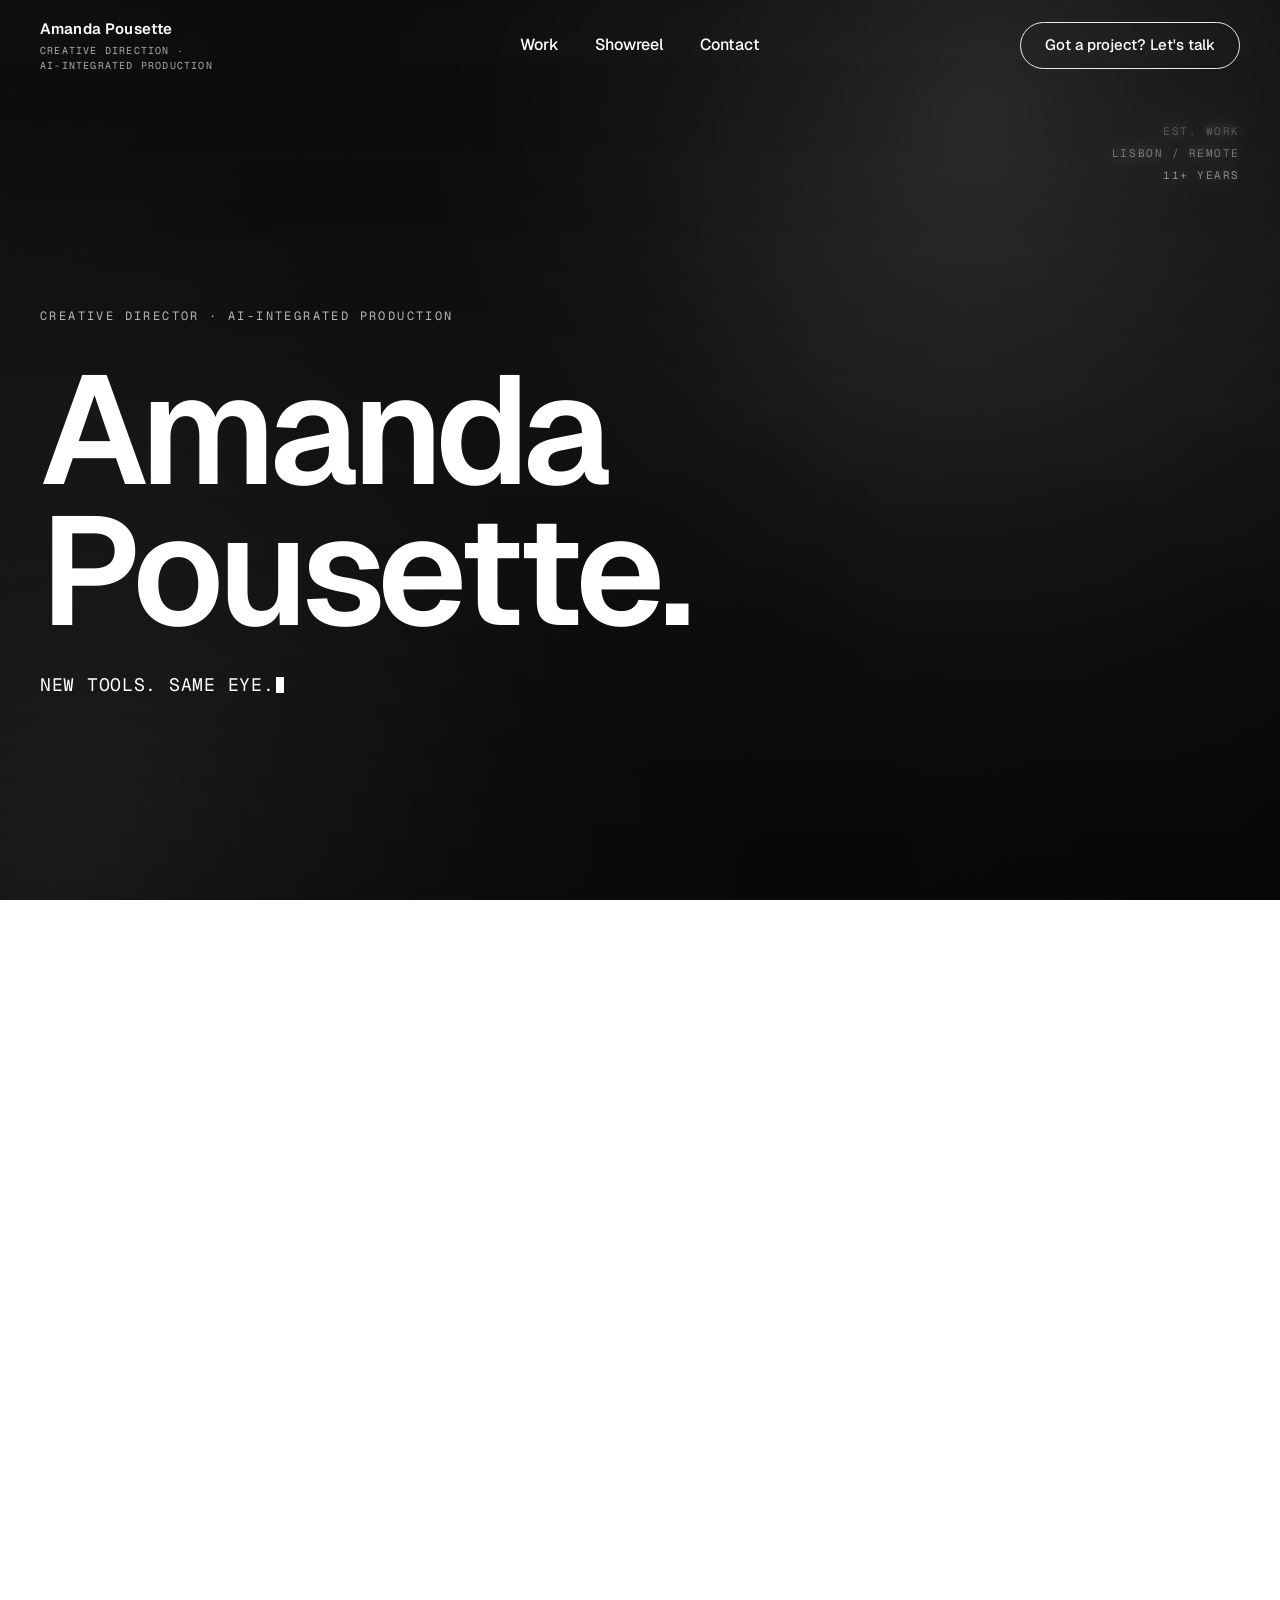
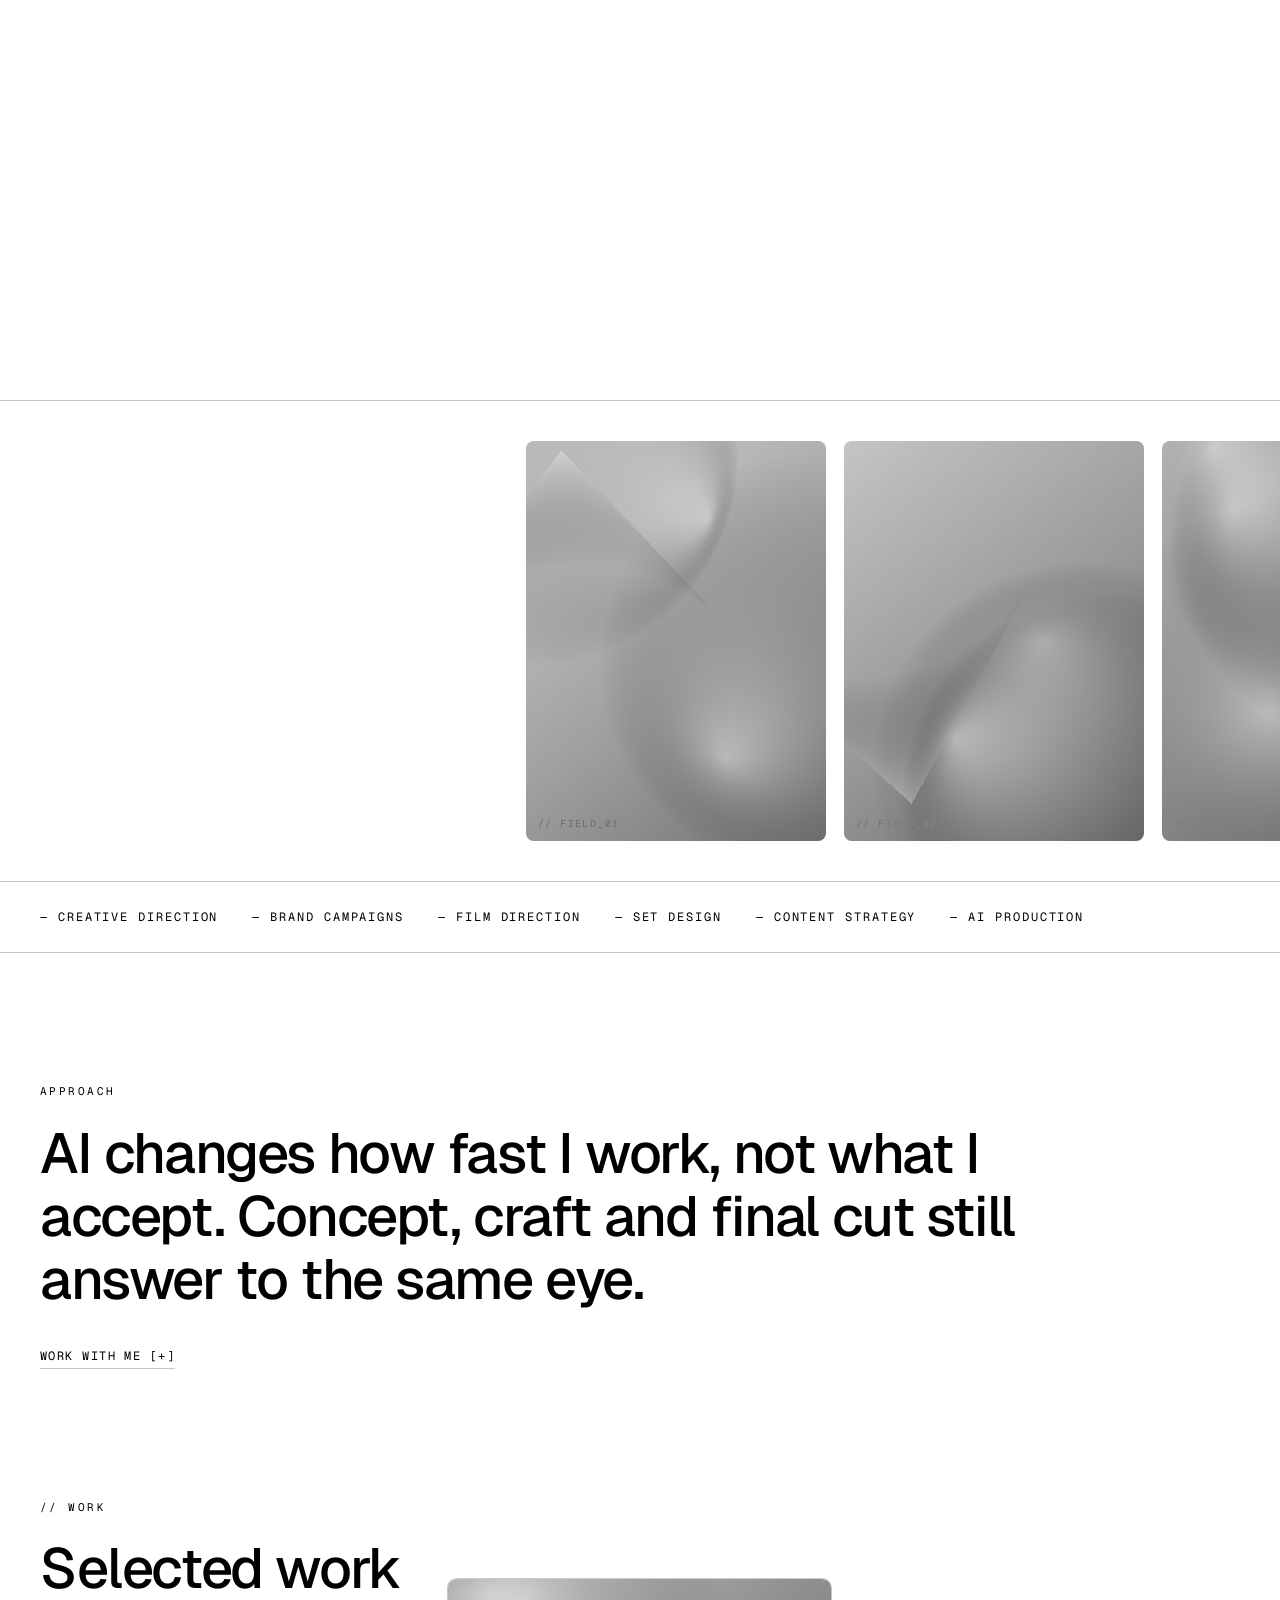
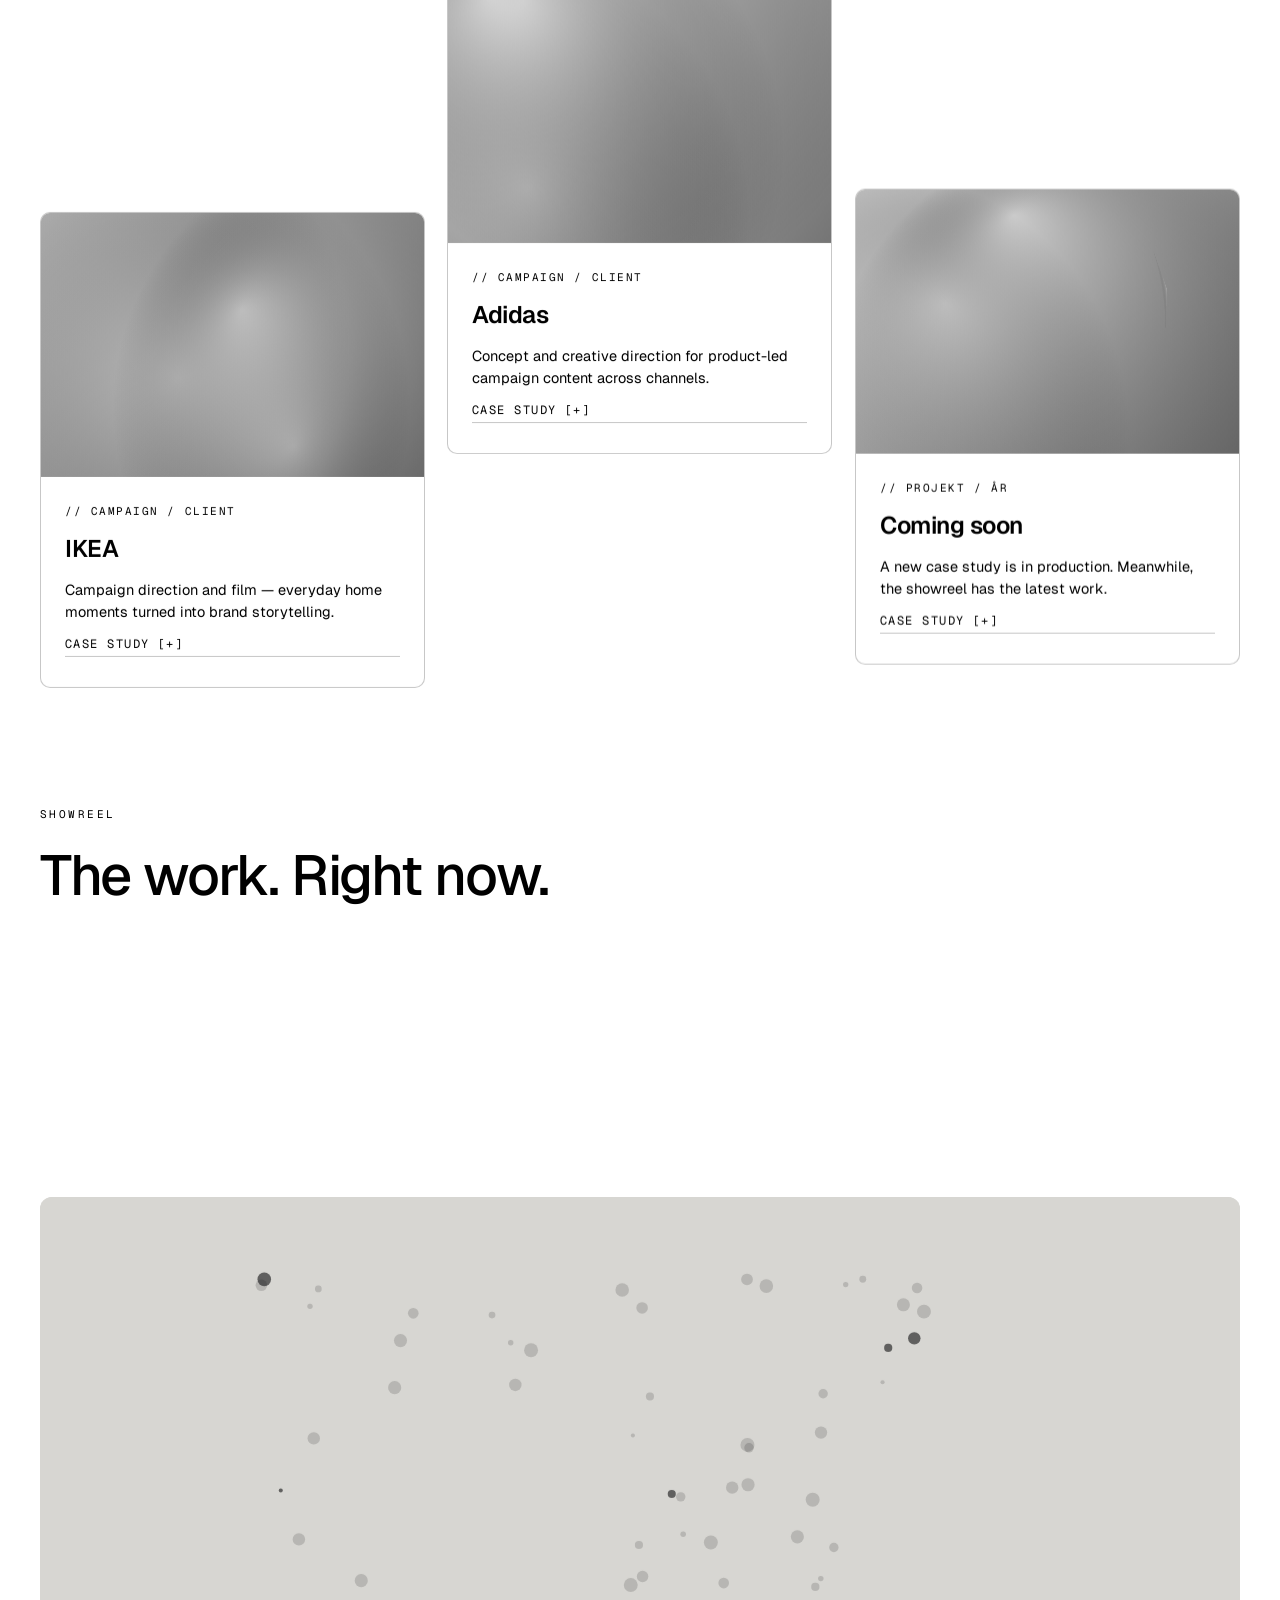
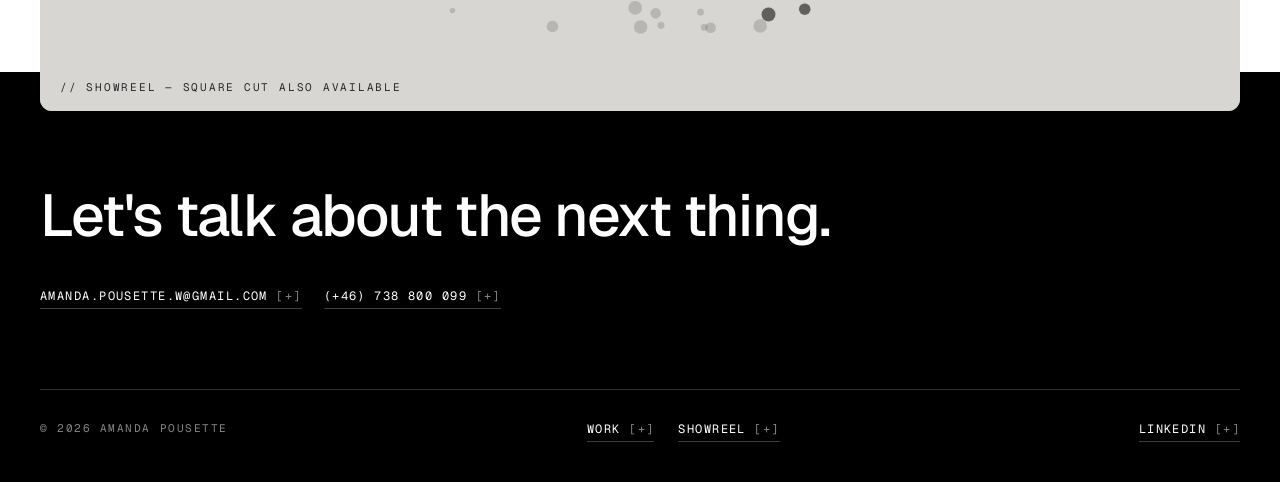
<file: index.html>
<!DOCTYPE html>
<html lang="sv">
<head>
<meta charset="UTF-8">
<meta name="viewport" content="width=device-width, initial-scale=1.0">
<title>Amanda Pousette — Portfolio</title>
<link rel="preconnect" href="https://fonts.googleapis.com">
<link rel="preconnect" href="https://fonts.gstatic.com" crossorigin>
<link href="https://fonts.googleapis.com/css2?family=Geist:wght@400;500;600;700&family=Geist+Mono:wght@400;500&display=swap" rel="stylesheet">
<link rel="stylesheet" href="style.css">
</head>
<body>

<nav>
  <div class="logo">Amanda&nbsp;Pousette<span style="color:var(--acc)">.</span>
    <div class="logo-tag">Creative direction ·<br>AI-integrated production</div>
  </div>
  <div class="links">
    <a href="#work">Work</a><a href="#motion">Showreel</a><a href="#contact">Contact</a>
  </div>
  <a class="cta" href="mailto:amanda.pousette.w@gmail.com?subject=Let%27s%20make%20something">Got a project? Let's talk</a>
</nav>

<!-- ================= HERO (pinnad scroll-sekvens, ~4 skärmhöjder) ================= -->
<header class="hero">
  <div class="hero-pin">
    <!-- SWAP: sätt data-img="assets/img/hero.jpg" på canvasen så warpas din bild.
         Utan data-img används den mörka gradient-platshållaren. -->
    <div class="hero-bg"><div class="ph"></div><canvas id="heroWarp"></canvas></div>

    <div class="badge">EST. WORK<br>LISBON / REMOTE<br>11+ YEARS</div>

    <!-- Scen 1: namn -->
    <div class="scene s1">
      <div class="kicker">Creative Director · AI-integrated production</div>
      <h1>Amanda<br>Pousette<span>.</span></h1>
      <div class="type-line" id="typeLine"></div>
    </div>

    <!-- Scen 2: mono-rader + kort (à la sentients event-kort) -->
    <div class="scene s2">
      <div class="sub">// creative direction, brand campaigns and film<br>// AI node-based production workflow<br>// Lisbon — open to freelance and remote across the Nordics and Europe</div>
      <aside class="hcard">
        <div class="hcard-top"><strong>Showreel</strong><span>2026</span></div>
        <p>Campaigns, film and set design — eleven years of work, cut down to what matters.</p>
        <a class="plus" href="#motion">Watch</a>
      </aside>
    </div>

    <!-- Scen 3: stort statement -->
    <div class="scene s3">
      <div class="eyebrow">// Approach</div>
      <p class="hstatement">Eleven years of brand craft, rebuilt on an AI node-based pipeline. The taste is human. The speed is not.</p>
    </div>

    <!-- Scen 4: centrerad mono-etikett in mot innehållet -->
    <div class="scene s4">
      <div class="hlabel">// Selected work ↓</div>
    </div>
  </div>
</header>

<!-- ================= MEDIA STRIP ================= -->
<!-- SWAP: byt varje <canvas> mot <img src="assets/img/dinbild.jpg" alt=""> -->
<div class="strip">
  <div class="strip-track" id="stripTrack">
    <figure><canvas class="soft" data-h="95"></canvas><figcaption>// field_01</figcaption></figure>
    <figure><canvas class="soft" data-h="205"></canvas><figcaption>// field_02</figcaption></figure>
    <figure><canvas class="soft" data-h="28"></canvas><figcaption>// field_03</figcaption></figure>
    <figure><canvas class="soft" data-h="150"></canvas><figcaption>// field_04</figcaption></figure>
    <figure><canvas class="soft" data-h="330"></canvas><figcaption>// field_05</figcaption></figure>
    <figure><canvas class="soft" data-h="60"></canvas><figcaption>// field_06</figcaption></figure>
  </div>
</div>
<div class="roles">
  <span>Creative direction</span><span>Brand campaigns</span><span>Film direction</span>
  <span>Set design</span><span>Content strategy</span><span>AI production</span>
</div>

<!-- ================= MISSION ================= -->
<section>
  <div class="eyebrow reveal">Approach</div>
  <h2 class="statement reveal">AI changes how fast I work, not what I accept. Concept, craft and final cut still answer to the same eye.</h2>
  <a class="plus row-link reveal" href="#contact">Work with me</a>
</section>

<!-- ================= WORK ================= -->
<section id="work" style="padding-top:0">
  <div class="eyebrow reveal">// Work</div>
  <h2 class="statement reveal">Selected work</h2>
  <div class="cards">
    <!-- SWAP: byt <canvas> mot <img src="assets/img/..."> eller <video src="assets/video/..." autoplay muted loop playsinline> -->
    <article class="cardx reveal" data-speed="0.03">
      <div class="vis"><canvas class="soft" data-h="200"></canvas></div>
      <div class="body">
        <span class="tag">// Campaign / Client</span>
        <h3>IKEA</h3>
        <p>Campaign direction and film — everyday home moments turned into brand storytelling.</p>
        <a class="plus" href="case-ikea.html">Case study</a>
      </div>
    </article>
    <article class="cardx reveal" data-speed="-0.02">
      <div class="vis"><canvas class="soft" data-h="120"></canvas></div>
      <div class="body">
        <span class="tag">// Campaign / Client</span>
        <h3>Adidas</h3>
        <p>Concept and creative direction for product-led campaign content across channels.</p>
        <a class="plus" href="case-adidas.html">Case study</a>
      </div>
    </article>
    <article class="cardx reveal" data-speed="0.025">
      <div class="vis"><canvas class="soft" data-h="20"></canvas></div>
      <div class="body">
        <span class="tag">// Projekt / År</span>
        <h3>Coming soon</h3>
        <p>A new case study is in production. Meanwhile, the showreel has the latest work.</p>
        <a class="plus" href="case-03.html">Case study</a>
      </div>
    </article>
  </div>
</section>

<!-- ================= MOTION ================= -->
<section id="motion">
  <div class="feature">
    <div class="eyebrow reveal">Showreel</div>
    <h2 class="statement reveal">The work. Right now.</h2>
    <!-- SWAP: byt <canvas> mot <video src="assets/video/reel.mp4" autoplay muted loop playsinline> -->
    <div class="frame reveal" data-speed="0.04">
      <canvas id="reelCanvas"></canvas>
      <span class="cap">// showreel — square cut also available</span>
    </div>
  </div>
</section>

<!-- ================= FOOTER ================= -->
<footer id="contact">
  <p class="fs reveal">Let's talk about the next thing.</p>
  <div style="margin-top:40px;display:flex;gap:22px;flex-wrap:wrap">
    <a class="plus" href="mailto:amanda.pousette.w@gmail.com">amanda.pousette.w@gmail.com</a>
    <a class="plus" href="tel:+46738800099">(+46) 738 800 099</a>
  </div>
  <div class="cols">
    <div><span>© 2026 Amanda Pousette</span></div>
    <div>
      <a class="plus" href="#work">Work</a>
      <a class="plus" href="#motion">Showreel</a>
    </div>
    <div>
      <a class="plus" href="https://www.linkedin.com/in/amanda-pousette-w/" target="_blank" rel="noopener">LinkedIn</a>
    </div>
  </div>
</footer>

<script src="main.js"></script>
</body>
</html>
</file>
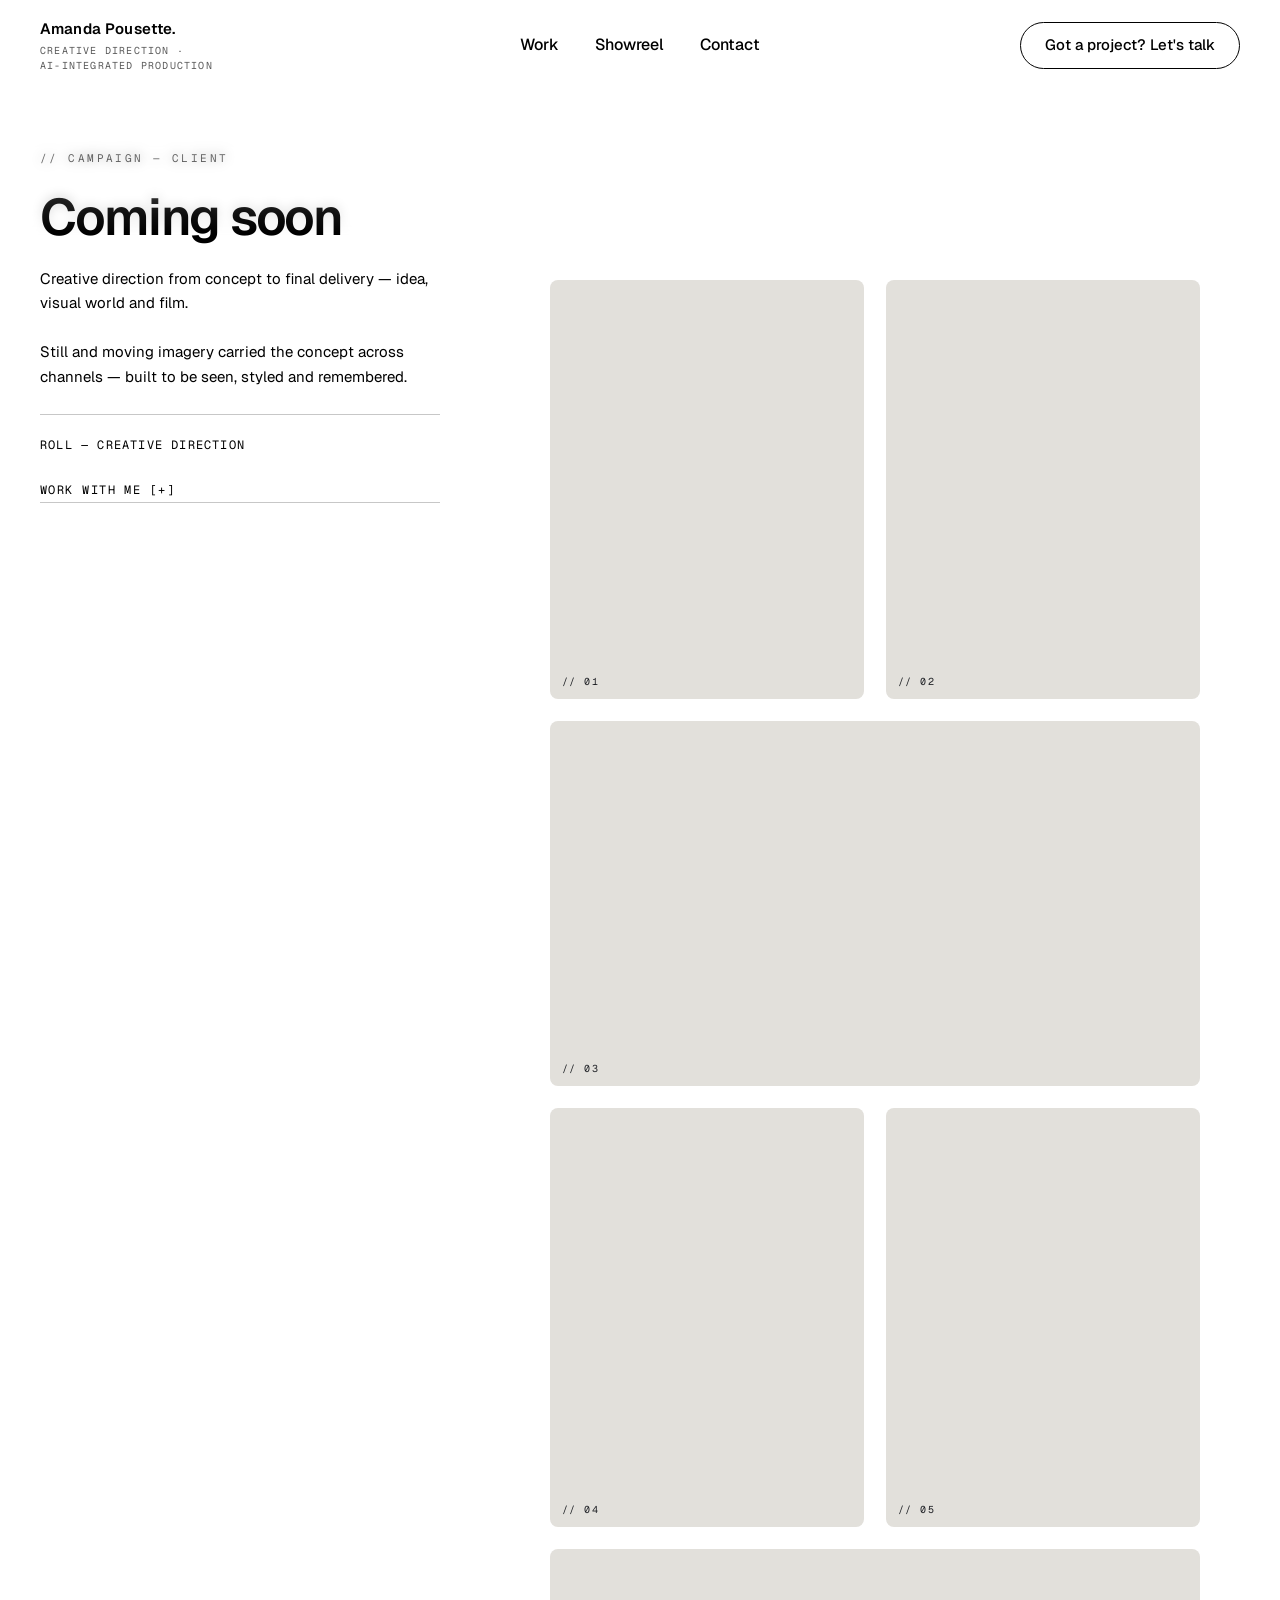
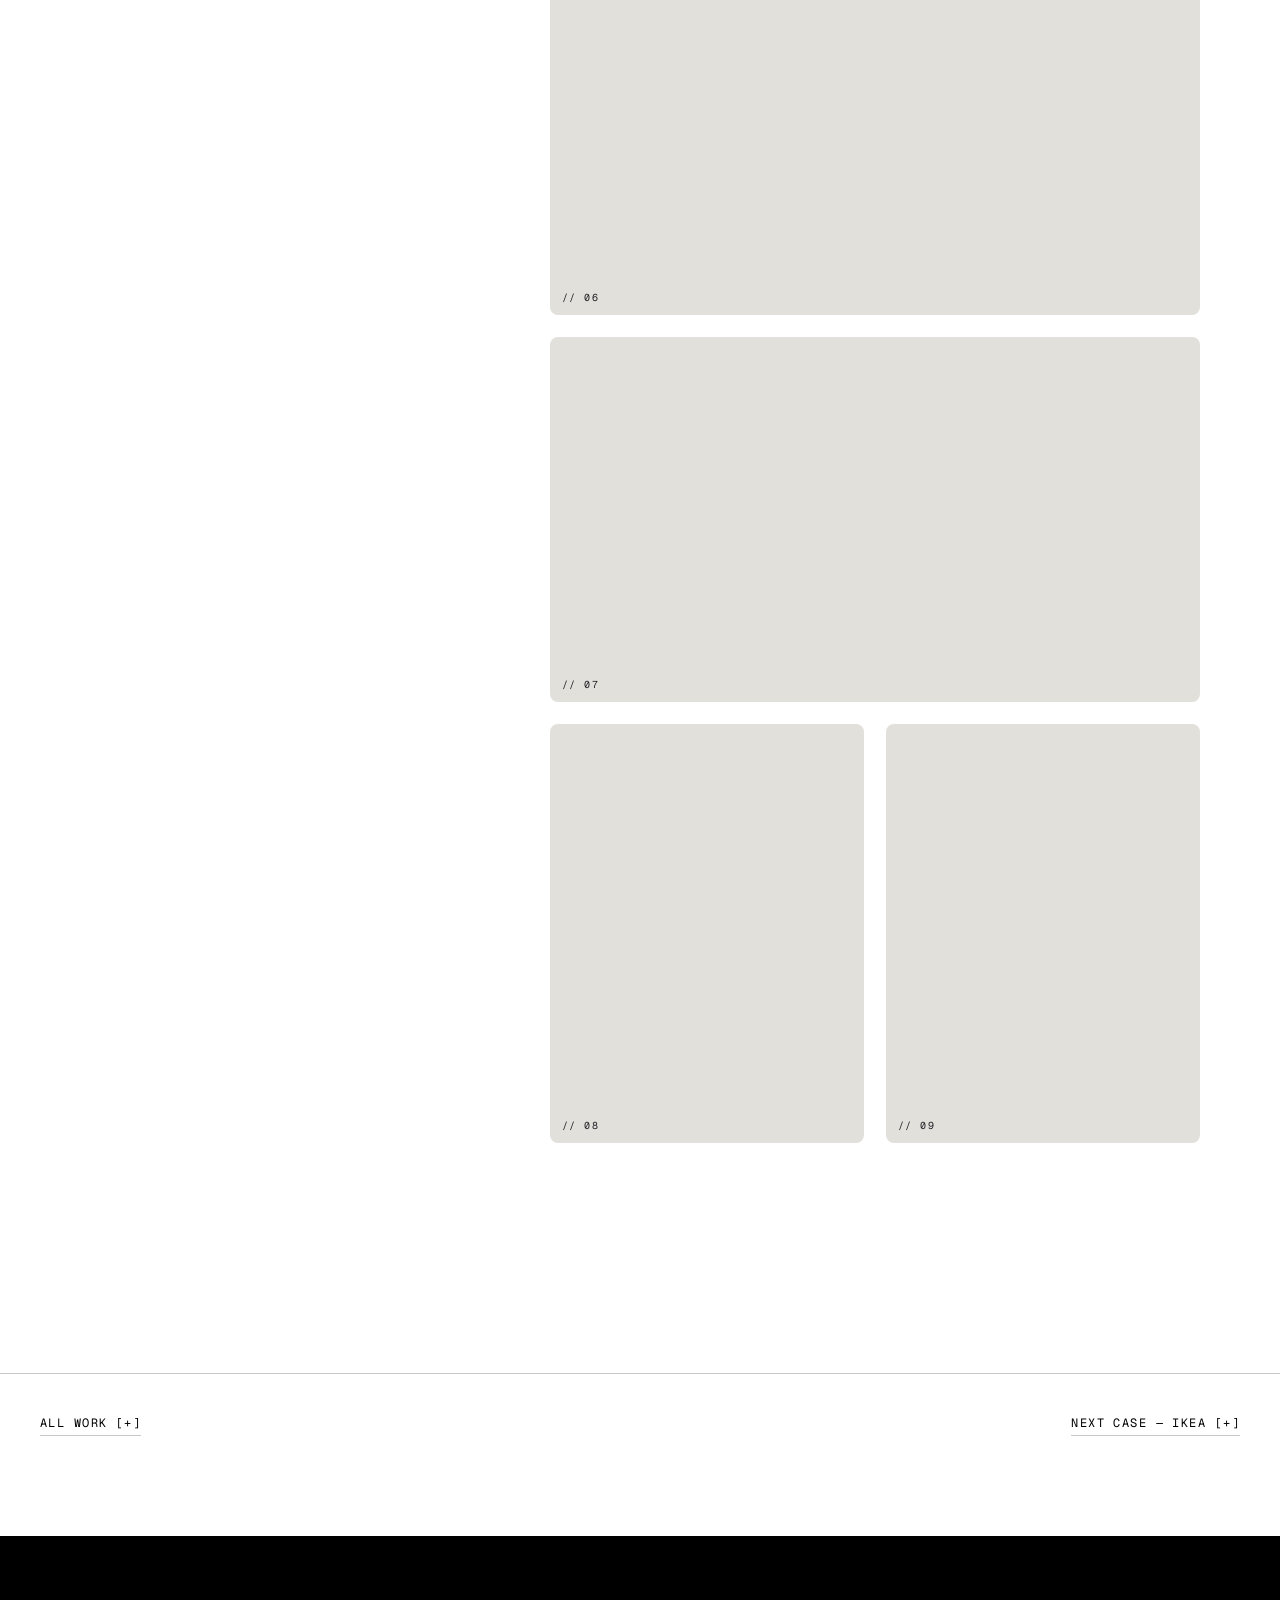
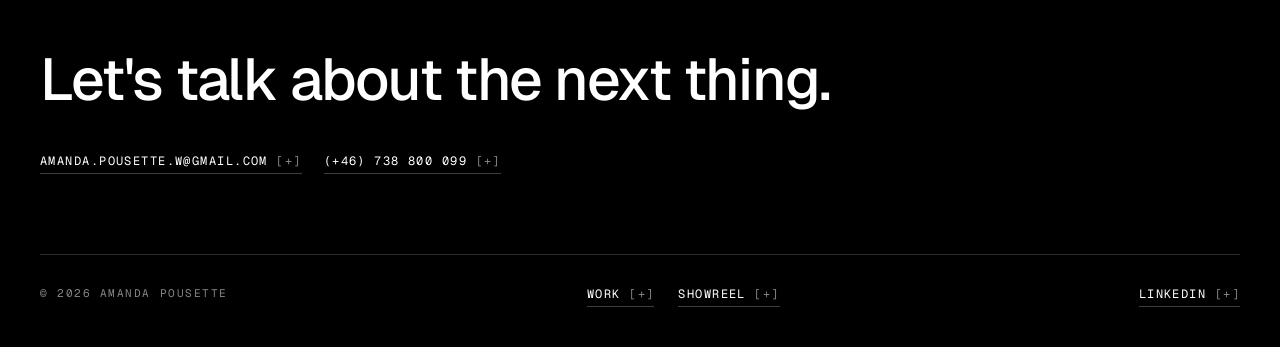
<file: case-03.html>
<!DOCTYPE html>
<html lang="sv">
<head>
<meta charset="UTF-8">
<meta name="viewport" content="width=device-width, initial-scale=1.0">
<title>Coming soon — Amanda Pousette</title>
<link rel="preconnect" href="https://fonts.googleapis.com">
<link rel="preconnect" href="https://fonts.gstatic.com" crossorigin>
<link href="https://fonts.googleapis.com/css2?family=Geist:wght@400;500;600;700&family=Geist+Mono:wght@400;500&display=swap" rel="stylesheet">
<link rel="stylesheet" href="style.css">
</head>
<body>

<nav class="scrolled">
  <div class="logo"><a href="index.html" style="color:inherit;text-decoration:none">Amanda&nbsp;Pousette<span style="color:var(--acc)">.</span></a>
    <div class="logo-tag">Creative direction ·<br>AI-integrated production</div>
  </div>
  <div class="links">
    <a href="index.html#work">Work</a><a href="index.html#motion">Showreel</a><a href="index.html#contact">Contact</a>
  </div>
  <a class="cta" href="mailto:amanda.pousette.w@gmail.com?subject=Let%27s%20make%20something">Got a project? Let's talk</a>
</nav>

<!-- ================= CASE ================= -->
<main class="case">

  <!-- Sticky textkolumn (à la ccooppyy) -->
  <aside class="case-info">
    <div class="cat reveal">// Campaign — Client</div>
    <h1 class="reveal">Coming soon</h1>
    <p class="reveal">Creative direction from concept to final delivery — idea, visual world and film.</p>
    <p class="reveal">Still and moving imagery carried the concept across channels — built to be seen, styled and remembered.</p>
    <div class="meta reveal">
      Roll — Creative direction
    </div>
    <a class="plus reveal" href="mailto:amanda.pousette.w@gmail.com?subject=Let%27s%20make%20something">Work with me</a>
  </aside>

  <!-- Galleri: .half = stående (två i bredd), .full = liggande (full bredd) -->
  <!-- SWAP: lägg <img src="assets/img/..."> eller <video src="..." autoplay muted loop playsinline> i varje figure -->
  <section class="case-gallery">
    <figure class="half reveal"><figcaption>// 01</figcaption></figure>
    <figure class="half reveal"><figcaption>// 02</figcaption></figure>
    <figure class="full reveal"><figcaption>// 03</figcaption></figure>
    <figure class="half reveal"><figcaption>// 04</figcaption></figure>
    <figure class="half reveal"><figcaption>// 05</figcaption></figure>
    <figure class="full reveal"><figcaption>// 06</figcaption></figure>
    <figure class="full reveal"><figcaption>// 07</figcaption></figure>
    <figure class="half reveal"><figcaption>// 08</figcaption></figure>
    <figure class="half reveal"><figcaption>// 09</figcaption></figure>
  </section>

</main>

<div class="case-next">
  <a class="plus" href="index.html#work">All work</a>
  <a class="plus" href="case-ikea.html">Next case — IKEA</a>
</div>

<!-- ================= FOOTER ================= -->
<footer id="contact">
  <p class="fs reveal">Let's talk about the next thing.</p>
  <div style="margin-top:40px;display:flex;gap:22px;flex-wrap:wrap">
    <a class="plus" href="mailto:amanda.pousette.w@gmail.com">amanda.pousette.w@gmail.com</a>
    <a class="plus" href="tel:+46738800099">(+46) 738 800 099</a>
  </div>
  <div class="cols">
    <div><span>© 2026 Amanda Pousette</span></div>
    <div>
      <a class="plus" href="index.html#work">Work</a>
      <a class="plus" href="index.html#motion">Showreel</a>
    </div>
    <div>
      <a class="plus" href="https://www.linkedin.com/in/amanda-pousette-w/" target="_blank" rel="noopener">LinkedIn</a>
    </div>
  </div>
</footer>

<script>
/* Casesidor är vita hela vägen: nav behåller .scrolled, bara reveal behövs */
const io = new IntersectionObserver(es=>{
  es.forEach(e=>e.isIntersecting && e.target.classList.add('in'));
},{threshold:.12});
document.querySelectorAll('.reveal').forEach(el=>io.observe(el));
</script>
</body>
</html>
</file>
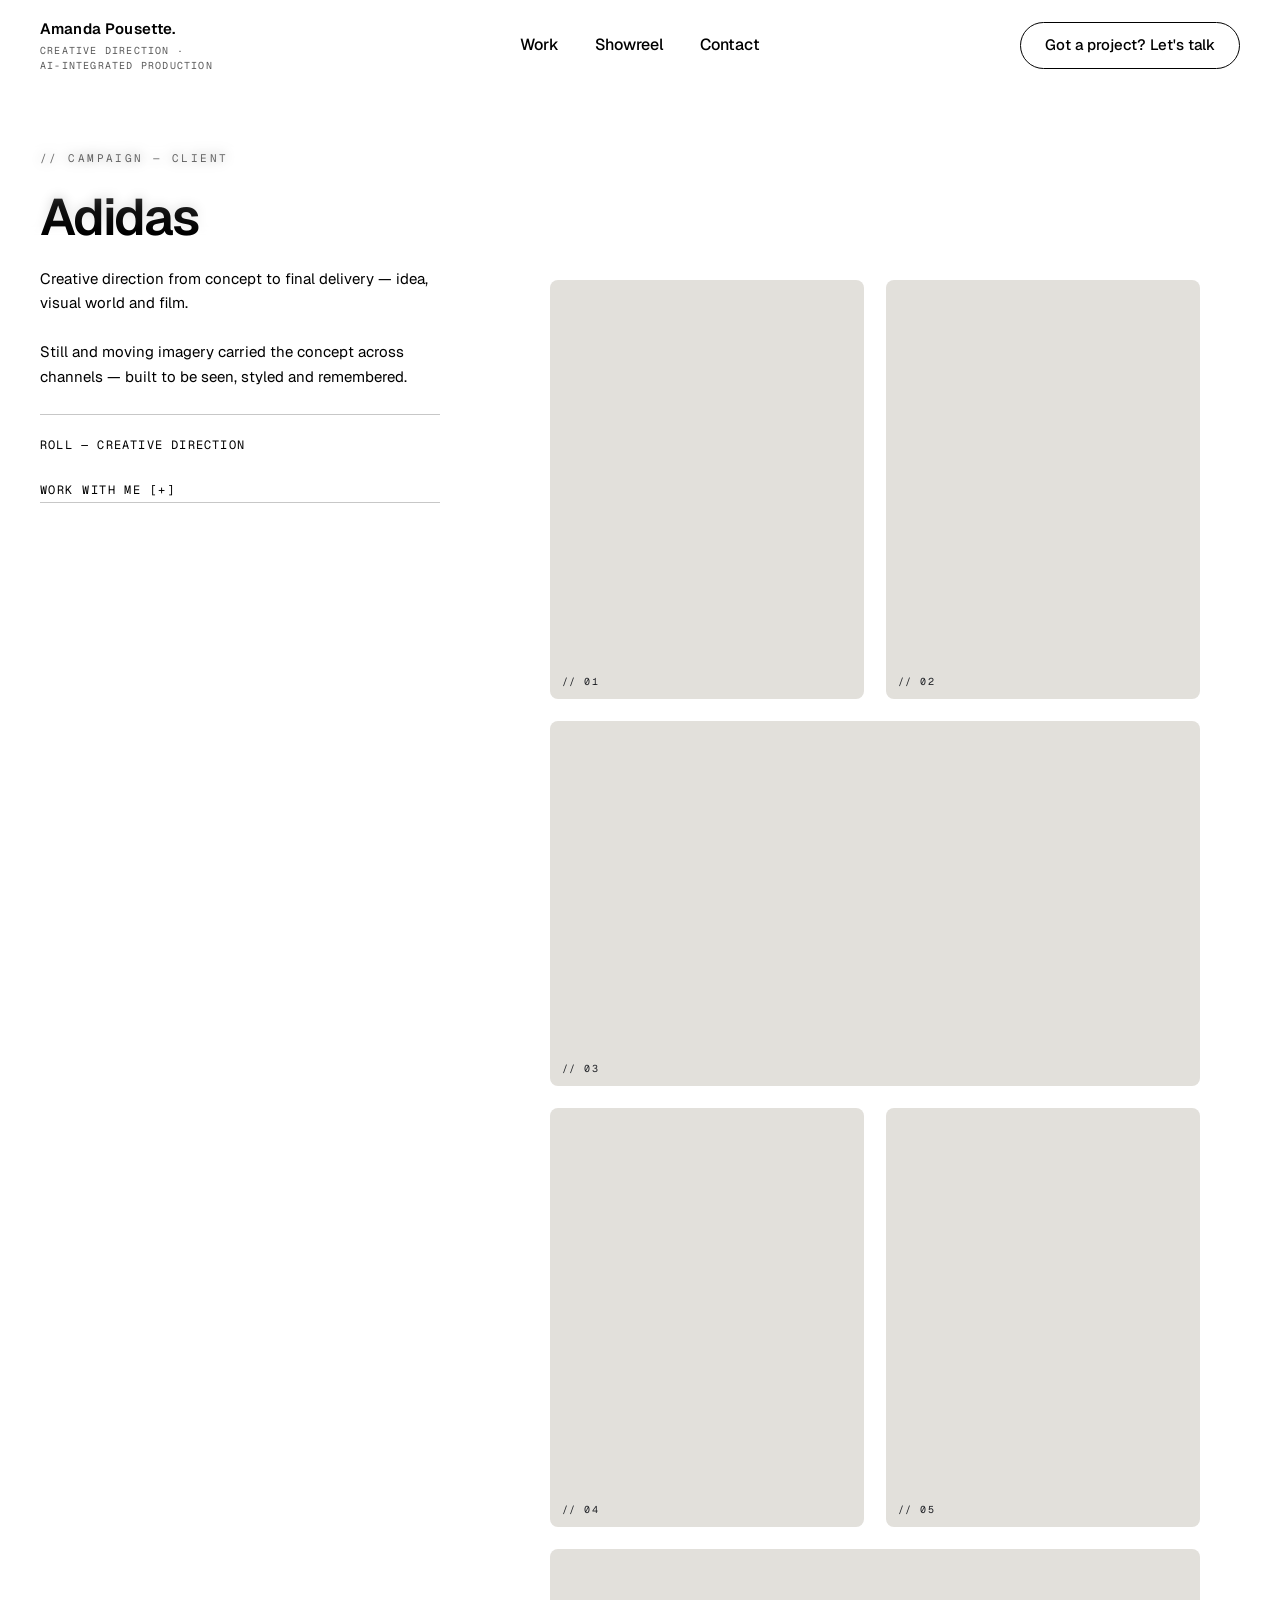
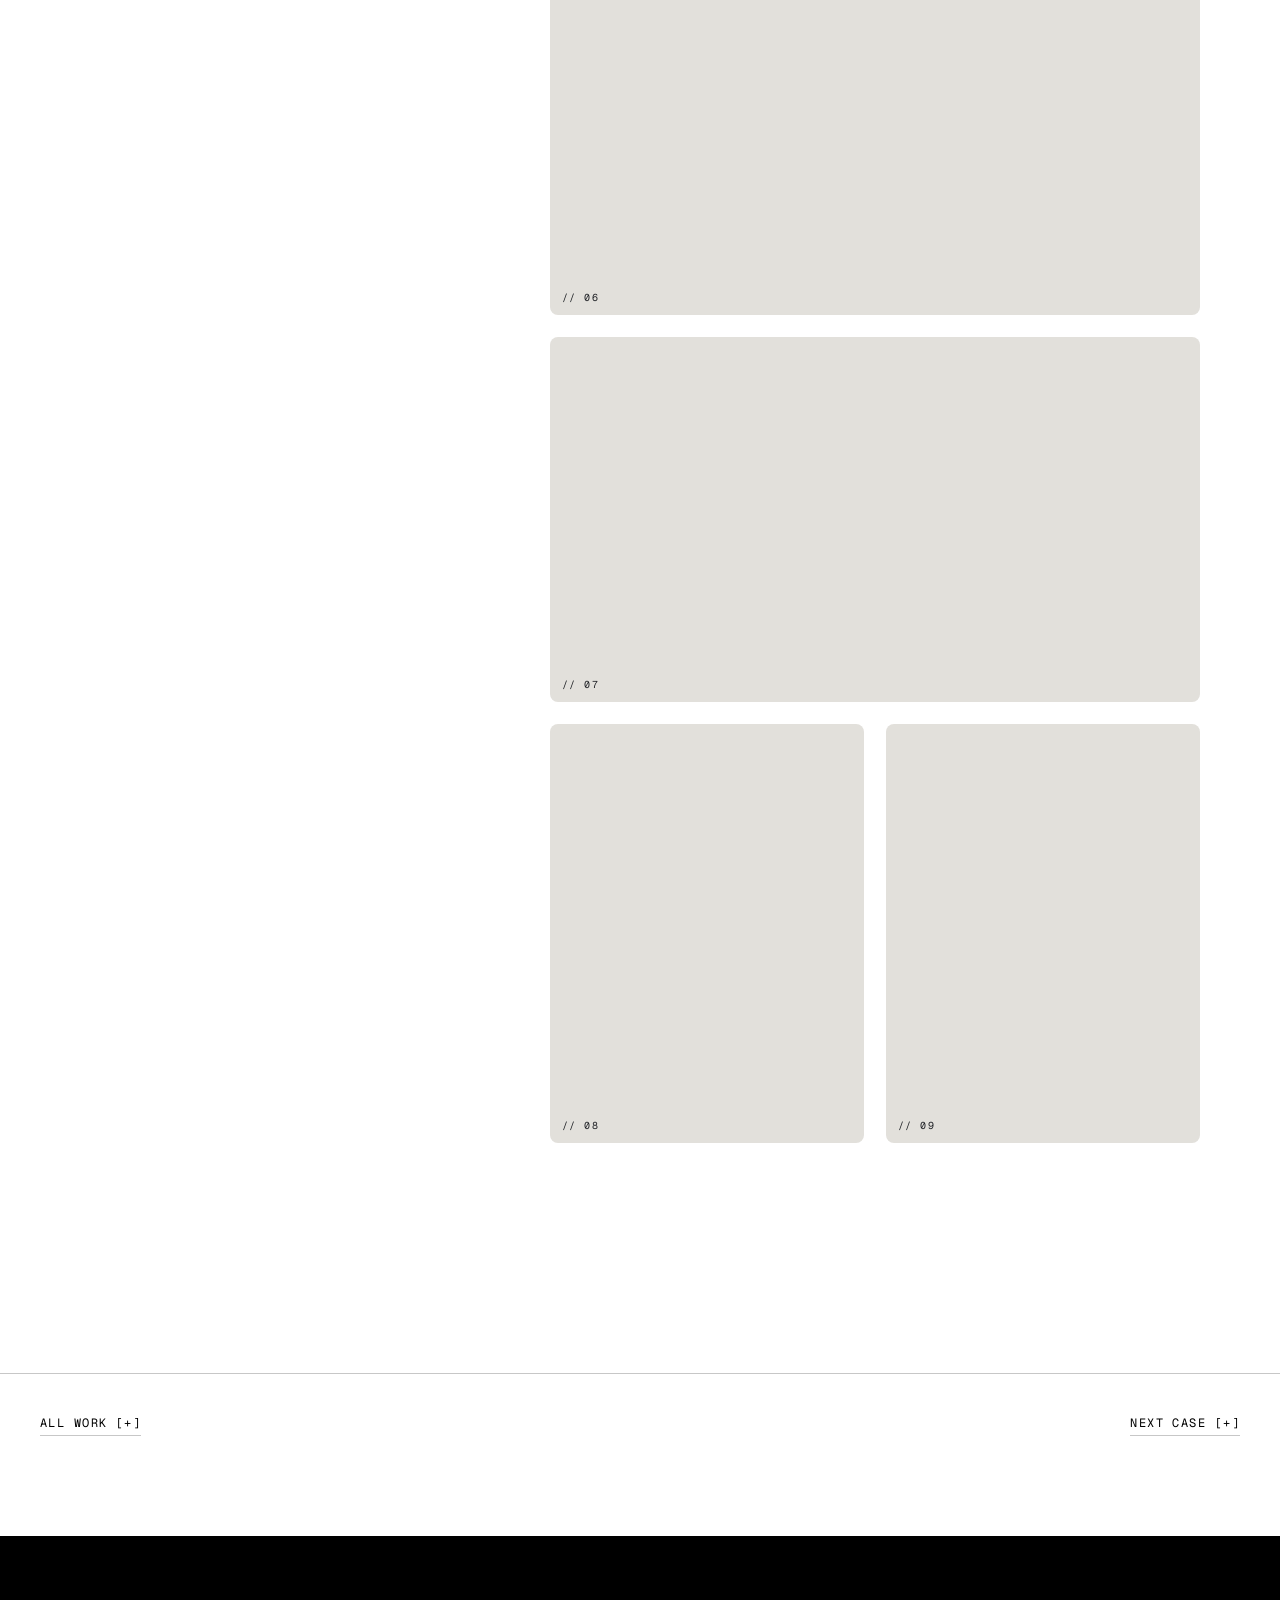
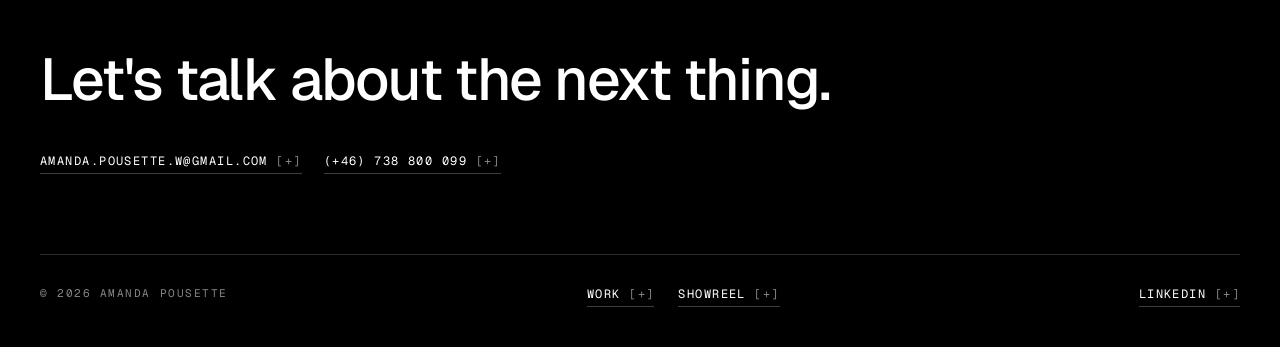
<file: case-adidas.html>
<!DOCTYPE html>
<html lang="sv">
<head>
<meta charset="UTF-8">
<meta name="viewport" content="width=device-width, initial-scale=1.0">
<title>Adidas — Amanda Pousette</title>
<link rel="preconnect" href="https://fonts.googleapis.com">
<link rel="preconnect" href="https://fonts.gstatic.com" crossorigin>
<link href="https://fonts.googleapis.com/css2?family=Geist:wght@400;500;600;700&family=Geist+Mono:wght@400;500&display=swap" rel="stylesheet">
<link rel="stylesheet" href="style.css">
</head>
<body>

<nav class="scrolled">
  <div class="logo"><a href="index.html" style="color:inherit;text-decoration:none">Amanda&nbsp;Pousette<span style="color:var(--acc)">.</span></a>
    <div class="logo-tag">Creative direction ·<br>AI-integrated production</div>
  </div>
  <div class="links">
    <a href="index.html#work">Work</a><a href="index.html#motion">Showreel</a><a href="index.html#contact">Contact</a>
  </div>
  <a class="cta" href="mailto:amanda.pousette.w@gmail.com?subject=Let%27s%20make%20something">Got a project? Let's talk</a>
</nav>

<!-- ================= CASE ================= -->
<main class="case">

  <!-- Sticky textkolumn (à la ccooppyy) -->
  <aside class="case-info">
    <div class="cat reveal">// Campaign — Client</div>
    <h1 class="reveal">Adidas</h1>
    <p class="reveal">Creative direction from concept to final delivery — idea, visual world and film.</p>
    <p class="reveal">Still and moving imagery carried the concept across channels — built to be seen, styled and remembered.</p>
    <div class="meta reveal">
      Roll — Creative direction
    </div>
    <a class="plus reveal" href="mailto:amanda.pousette.w@gmail.com?subject=Let%27s%20make%20something">Work with me</a>
  </aside>

  <!-- Galleri: .half = stående (två i bredd), .full = liggande (full bredd) -->
  <!-- SWAP: lägg <img src="assets/img/..."> eller <video src="..." autoplay muted loop playsinline> i varje figure -->
  <section class="case-gallery">
    <figure class="half reveal"><figcaption>// 01</figcaption></figure>
    <figure class="half reveal"><figcaption>// 02</figcaption></figure>
    <figure class="full reveal"><figcaption>// 03</figcaption></figure>
    <figure class="half reveal"><figcaption>// 04</figcaption></figure>
    <figure class="half reveal"><figcaption>// 05</figcaption></figure>
    <figure class="full reveal"><figcaption>// 06</figcaption></figure>
    <figure class="full reveal"><figcaption>// 07</figcaption></figure>
    <figure class="half reveal"><figcaption>// 08</figcaption></figure>
    <figure class="half reveal"><figcaption>// 09</figcaption></figure>
  </section>

</main>

<div class="case-next">
  <a class="plus" href="index.html#work">All work</a>
  <a class="plus" href="case-03.html">Next case</a>
</div>

<!-- ================= FOOTER ================= -->
<footer id="contact">
  <p class="fs reveal">Let's talk about the next thing.</p>
  <div style="margin-top:40px;display:flex;gap:22px;flex-wrap:wrap">
    <a class="plus" href="mailto:amanda.pousette.w@gmail.com">amanda.pousette.w@gmail.com</a>
    <a class="plus" href="tel:+46738800099">(+46) 738 800 099</a>
  </div>
  <div class="cols">
    <div><span>© 2026 Amanda Pousette</span></div>
    <div>
      <a class="plus" href="index.html#work">Work</a>
      <a class="plus" href="index.html#motion">Showreel</a>
    </div>
    <div>
      <a class="plus" href="https://www.linkedin.com/in/amanda-pousette-w/" target="_blank" rel="noopener">LinkedIn</a>
    </div>
  </div>
</footer>

<script>
/* Casesidor är vita hela vägen: nav behåller .scrolled, bara reveal behövs */
const io = new IntersectionObserver(es=>{
  es.forEach(e=>e.isIntersecting && e.target.classList.add('in'));
},{threshold:.12});
document.querySelectorAll('.reveal').forEach(el=>io.observe(el));
</script>
</body>
</html>
</file>
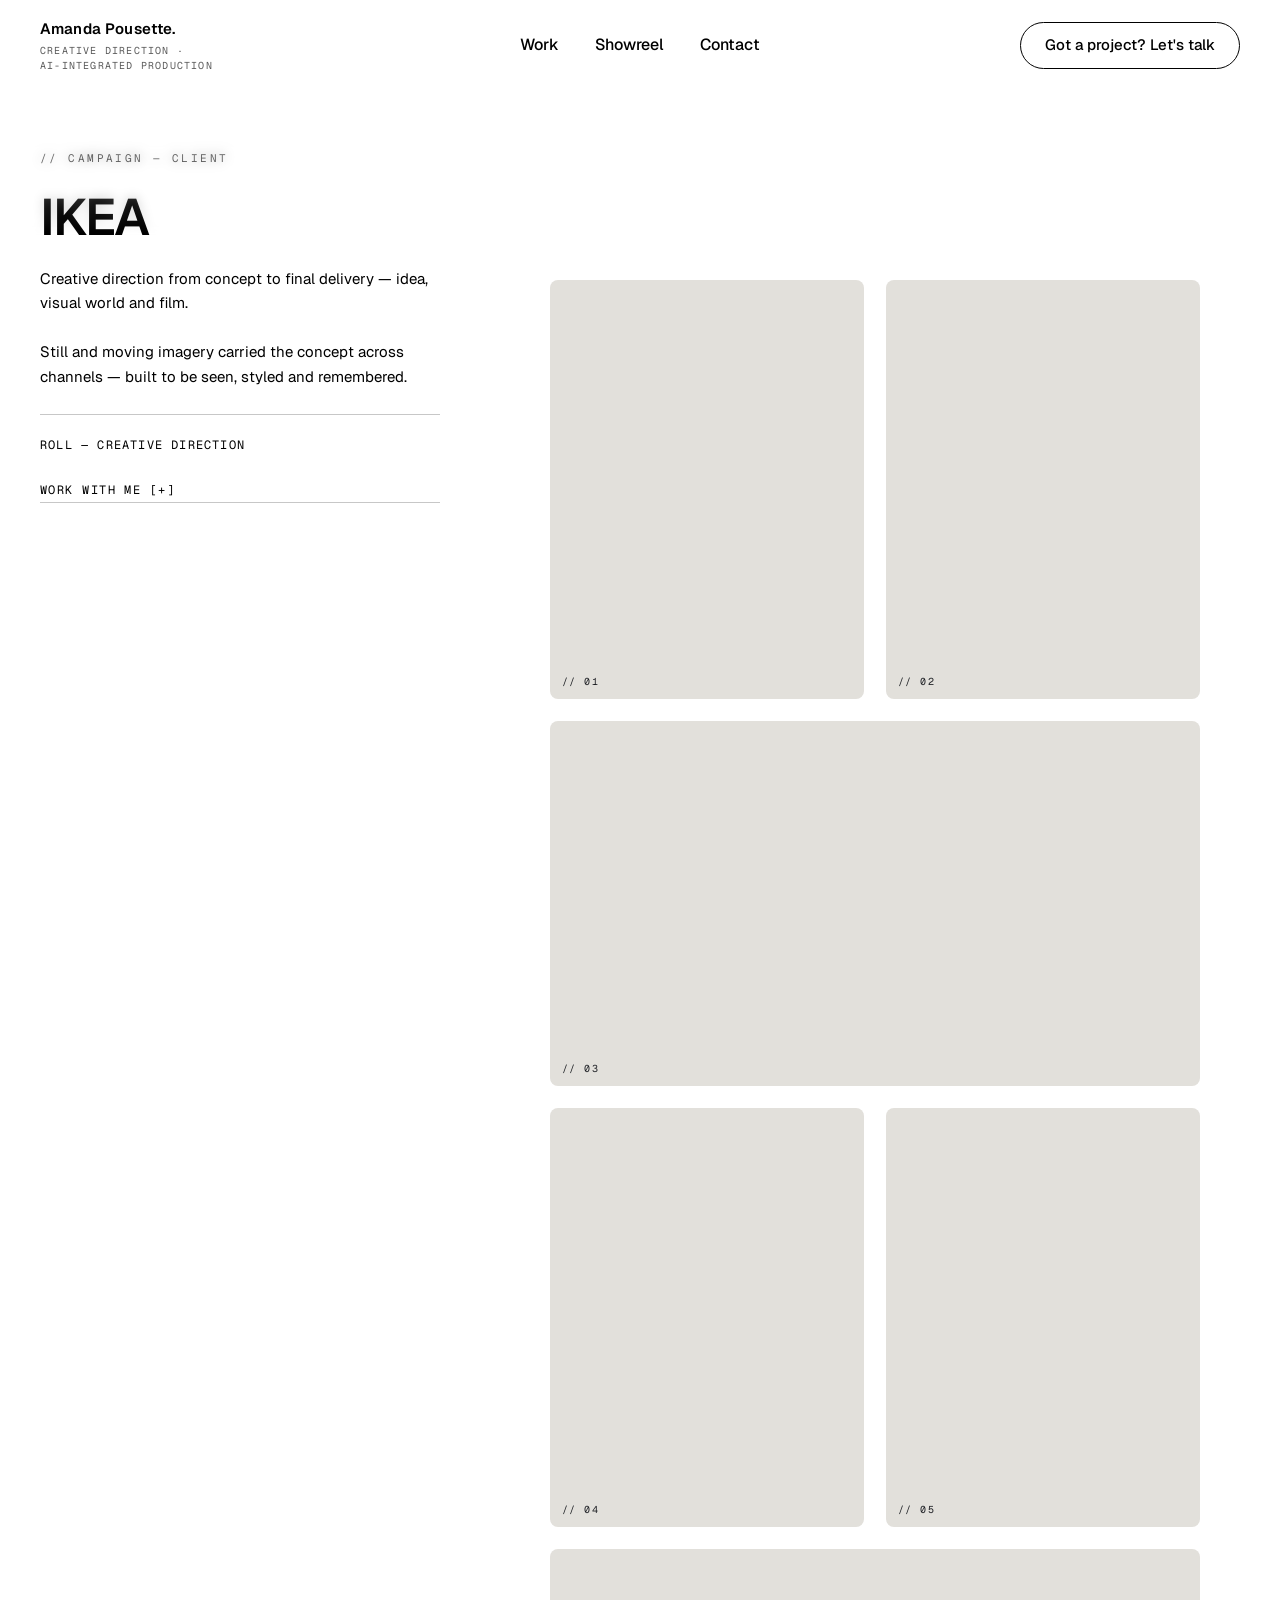
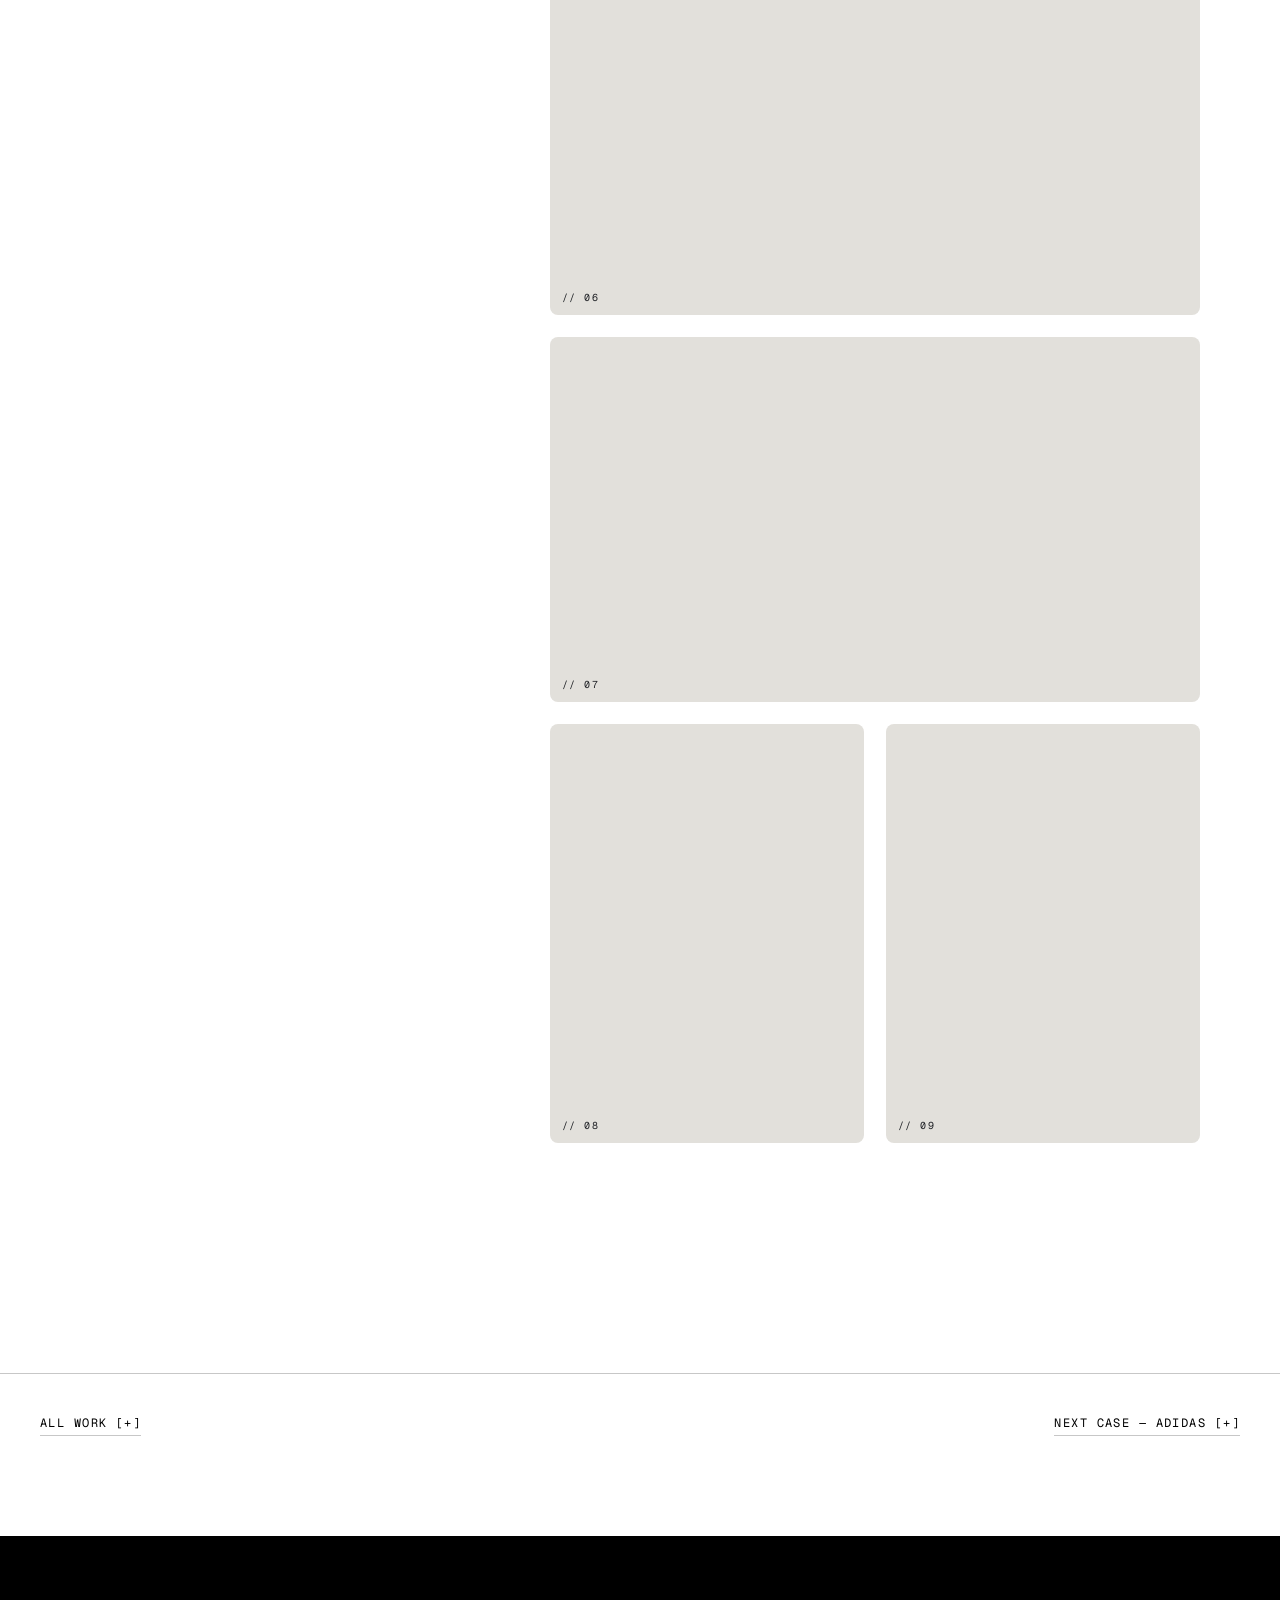
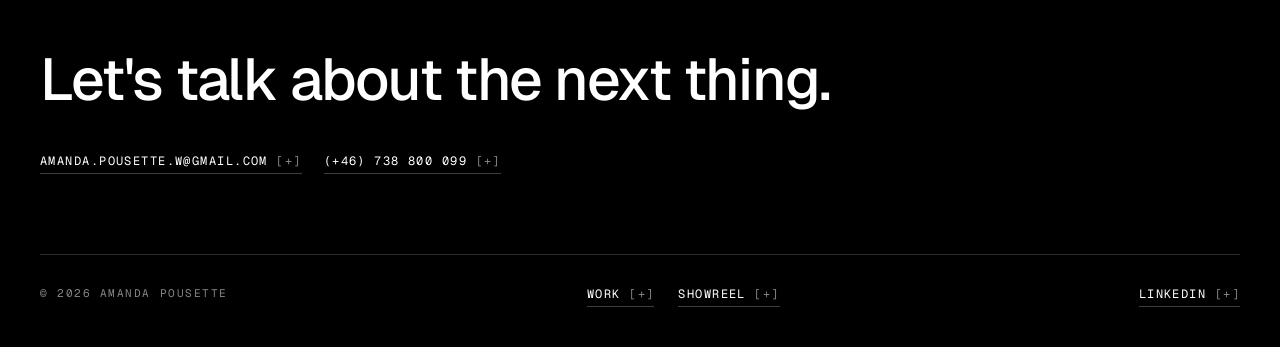
<file: case-ikea.html>
<!DOCTYPE html>
<html lang="sv">
<head>
<meta charset="UTF-8">
<meta name="viewport" content="width=device-width, initial-scale=1.0">
<title>IKEA — Amanda Pousette</title>
<link rel="preconnect" href="https://fonts.googleapis.com">
<link rel="preconnect" href="https://fonts.gstatic.com" crossorigin>
<link href="https://fonts.googleapis.com/css2?family=Geist:wght@400;500;600;700&family=Geist+Mono:wght@400;500&display=swap" rel="stylesheet">
<link rel="stylesheet" href="style.css">
</head>
<body>

<nav class="scrolled">
  <div class="logo"><a href="index.html" style="color:inherit;text-decoration:none">Amanda&nbsp;Pousette<span style="color:var(--acc)">.</span></a>
    <div class="logo-tag">Creative direction ·<br>AI-integrated production</div>
  </div>
  <div class="links">
    <a href="index.html#work">Work</a><a href="index.html#motion">Showreel</a><a href="index.html#contact">Contact</a>
  </div>
  <a class="cta" href="mailto:amanda.pousette.w@gmail.com?subject=Let%27s%20make%20something">Got a project? Let's talk</a>
</nav>

<!-- ================= CASE ================= -->
<main class="case">

  <!-- Sticky textkolumn (à la ccooppyy) -->
  <aside class="case-info">
    <div class="cat reveal">// Campaign — Client</div>
    <h1 class="reveal">IKEA</h1>
    <p class="reveal">Creative direction from concept to final delivery — idea, visual world and film.</p>
    <p class="reveal">Still and moving imagery carried the concept across channels — built to be seen, styled and remembered.</p>
    <div class="meta reveal">
      Roll — Creative direction
    </div>
    <a class="plus reveal" href="mailto:amanda.pousette.w@gmail.com?subject=Let%27s%20make%20something">Work with me</a>
  </aside>

  <!-- Galleri: .half = stående (två i bredd), .full = liggande (full bredd) -->
  <!-- SWAP: lägg <img src="assets/img/..."> eller <video src="..." autoplay muted loop playsinline> i varje figure -->
  <section class="case-gallery">
    <figure class="half reveal"><figcaption>// 01</figcaption></figure>
    <figure class="half reveal"><figcaption>// 02</figcaption></figure>
    <figure class="full reveal"><figcaption>// 03</figcaption></figure>
    <figure class="half reveal"><figcaption>// 04</figcaption></figure>
    <figure class="half reveal"><figcaption>// 05</figcaption></figure>
    <figure class="full reveal"><figcaption>// 06</figcaption></figure>
    <figure class="full reveal"><figcaption>// 07</figcaption></figure>
    <figure class="half reveal"><figcaption>// 08</figcaption></figure>
    <figure class="half reveal"><figcaption>// 09</figcaption></figure>
  </section>

</main>

<div class="case-next">
  <a class="plus" href="index.html#work">All work</a>
  <a class="plus" href="case-adidas.html">Next case — Adidas</a>
</div>

<!-- ================= FOOTER ================= -->
<footer id="contact">
  <p class="fs reveal">Let's talk about the next thing.</p>
  <div style="margin-top:40px;display:flex;gap:22px;flex-wrap:wrap">
    <a class="plus" href="mailto:amanda.pousette.w@gmail.com">amanda.pousette.w@gmail.com</a>
    <a class="plus" href="tel:+46738800099">(+46) 738 800 099</a>
  </div>
  <div class="cols">
    <div><span>© 2026 Amanda Pousette</span></div>
    <div>
      <a class="plus" href="index.html#work">Work</a>
      <a class="plus" href="index.html#motion">Showreel</a>
    </div>
    <div>
      <a class="plus" href="https://www.linkedin.com/in/amanda-pousette-w/" target="_blank" rel="noopener">LinkedIn</a>
    </div>
  </div>
</footer>

<script>
/* Casesidor är vita hela vägen: nav behåller .scrolled, bara reveal behövs */
const io = new IntersectionObserver(es=>{
  es.forEach(e=>e.isIntersecting && e.target.classList.add('in'));
},{threshold:.12});
document.querySelectorAll('.reveal').forEach(el=>io.observe(el));
</script>
</body>
</html>
</file>
<file: style.css>
:root{
  --paper:#FFFFFF;
  --ink:#000000;
  --mut:#000000;
  --acc:#000000;
  --card:#FFFFFF;
  --line:rgba(0,0,0,.22);
}
*{margin:0;padding:0;box-sizing:border-box}
html{scroll-behavior:smooth}
body{
  background:var(--paper);color:var(--ink);
  font-family:'Geist',sans-serif;
  font-size:17px;line-height:1.5;overflow-x:hidden;
}
::selection{background:var(--ink);color:var(--paper)}
.mono{font-family:'Geist Mono',monospace}

a.plus{
  color:var(--ink);text-decoration:none;
  font-family:'Geist Mono';font-size:12px;letter-spacing:.12em;
  text-transform:uppercase;border-bottom:1px solid var(--line);
  padding-bottom:3px;transition:.25s;
}
a.plus::after{content:" [+]";color:var(--mut)}
a.plus:hover{border-color:var(--ink);color:var(--ink)}

/* ---------- nav ----------
   Ingen solid platta — progressiv "glas"-blur som tonar ut nedåt (som sentient).
   Innehållet scrollar in under och blurras/tonar bort.
   .scrolled (sätts av JS): bara textfärgen växlar vit -> svart. */
nav{
  position:fixed;top:0;left:0;right:0;z-index:100;
  display:flex;justify-content:space-between;align-items:center;
  padding:18px 40px;background:transparent;
}
nav::before,nav::after{
  content:"";position:absolute;left:0;right:0;top:0;
  z-index:-1;pointer-events:none;
}
nav::after{
  height:260%;
  backdrop-filter:blur(6px);
  -webkit-backdrop-filter:blur(6px);
  -webkit-mask-image:linear-gradient(#000 25%,transparent);
  mask-image:linear-gradient(#000 25%,transparent);
}
nav::before{
  height:170%;
  backdrop-filter:blur(18px);
  -webkit-backdrop-filter:blur(18px);
  -webkit-mask-image:linear-gradient(#000 40%,transparent);
  mask-image:linear-gradient(#000 40%,transparent);
}
nav .logo{font-weight:600;font-size:15px;letter-spacing:.01em;white-space:nowrap;
  color:#fff;transition:color .4s}
nav .logo-tag{
  margin-top:2px;font-family:'Geist Mono';font-weight:400;font-size:10px;
  letter-spacing:.12em;text-transform:uppercase;line-height:1.5;opacity:.65;
}
nav .links{
  position:absolute;left:50%;transform:translateX(-50%);
  display:flex;gap:36px;
}
nav .links a{
  color:#fff;text-decoration:none;transition:color .4s;
  font-family:'Geist',sans-serif;font-size:16px;font-weight:500;letter-spacing:0;
}
nav .links a:hover{opacity:.6}
nav .cta{
  font-family:'Geist',sans-serif;font-size:15px;font-weight:500;
  color:#fff;background:transparent;border:1.5px solid rgba(255,255,255,.9);
  text-decoration:none;padding:11px 24px;border-radius:100px;
  transition:.25s;white-space:nowrap;
}
nav .cta:hover{background:#fff;color:var(--ink)}
nav.scrolled .logo,nav.scrolled .links a{color:var(--ink)}
nav.scrolled .cta{color:var(--ink);border-color:var(--ink);background:transparent}
nav.scrolled .cta:hover{background:var(--ink);color:var(--paper)}

/* ---------- hero: pinnad scroll-sekvens ---------- */
.hero{height:400svh;position:relative;color:#fff}
.hero-pin{position:sticky;top:0;height:100svh;overflow:hidden}
.hero-bg{position:absolute;inset:0;z-index:0;background:#101010}
.hero-bg canvas{
  position:absolute;inset:0;width:100%;height:100%;display:block;
  will-change:transform;transform-origin:50% 50%;
}
.hero-bg .ph{
  position:absolute;inset:0;
  background:
    radial-gradient(1100px 620px at 72% 18%, #3d3d3d, transparent 62%),
    radial-gradient(900px 700px at 15% 85%, #2b2b2b, transparent 60%),
    linear-gradient(160deg,#1d1d1d,#0b0b0b);
}
.hero-bg::after{
  content:"";position:absolute;inset:0;
  background:linear-gradient(rgba(0,0,0,.35),rgba(0,0,0,.1) 45%,rgba(0,0,0,.4));
}
/* ---------- hero-scener (crossfade styrs av JS, barnen staggas av CSS) ---------- */
.scene{
  position:absolute;inset:0;z-index:2;padding:140px 40px 80px;
  display:flex;flex-direction:column;justify-content:center;
  opacity:0;pointer-events:none;will-change:transform,opacity;
}
.scene.on{pointer-events:auto}
.scene > *{
  opacity:0;transform:translateY(46px);
  transition:opacity .9s,transform .9s cubic-bezier(.19,1,.22,1);
}
.scene.on > *{opacity:1;transform:none}
.scene.on > *:nth-child(1){transition-delay:.05s}
.scene.on > *:nth-child(2){transition-delay:.18s}
.scene.on > *:nth-child(3){transition-delay:.32s}

.kicker{
  font-family:'Geist Mono';font-size:12px;letter-spacing:.2em;
  text-transform:uppercase;color:rgba(255,255,255,.7);margin-bottom:34px;
}
.hero h1{
  font-size:clamp(56px,12vw,180px);font-weight:600;letter-spacing:-.04em;
  line-height:.92;
}
.hero h1 span{color:#fff}
.type-line{
  margin-top:30px;font-family:'Geist Mono';font-size:clamp(14px,1.6vw,18px);
  color:#fff;min-height:28px;text-transform:uppercase;letter-spacing:.04em;
}
.type-line .caret{display:inline-block;width:8px;height:16px;background:#fff;
  vertical-align:-2px;margin-left:2px;animation:blink 1s steps(1) infinite}
@keyframes blink{50%{opacity:0}}
.hero .sub{
  max-width:460px;color:rgba(255,255,255,.72);
  font-family:'Geist Mono';font-size:13px;line-height:1.9;text-transform:uppercase;
}
.hero .badge{
  position:absolute;top:120px;right:40px;z-index:3;
  font-family:'Geist Mono';font-size:11px;letter-spacing:.14em;
  text-transform:uppercase;color:rgba(255,255,255,.7);text-align:right;line-height:2;
}
/* scen 2: kort à la sentient */
.scene.s2{justify-content:center;gap:60px}
.hcard{
  border:1px solid rgba(255,255,255,.45);padding:26px 28px 24px;
  max-width:420px;color:#fff;
}
.hcard .hcard-top{
  display:flex;justify-content:space-between;gap:20px;margin-bottom:40px;
  font-size:22px;font-weight:500;letter-spacing:-.01em;
}
.hcard .hcard-top span{font-family:'Geist Mono';font-size:12px;letter-spacing:.1em;align-self:flex-start}
.hcard p{font-size:14.5px;color:rgba(255,255,255,.75);margin-bottom:22px}
.hcard a.plus{color:#fff;border-color:rgba(255,255,255,.4)}
.hcard a.plus::after{color:rgba(255,255,255,.6)}
/* scen 3: stort statement */
.scene.s3 .eyebrow{color:rgba(255,255,255,.65)}
.hstatement{
  font-size:clamp(30px,4.8vw,64px);font-weight:500;letter-spacing:-.025em;
  line-height:1.12;max-width:1000px;
}
/* scen 4: centrerad etikett */
.scene.s4{align-items:center;justify-content:center;text-align:center}
.hlabel{
  font-family:'Geist Mono';font-size:14px;letter-spacing:.22em;
  text-transform:uppercase;color:#fff;
}

/* ---------- media strip ---------- */
.strip{overflow:hidden;padding:40px 0;border-top:1px solid var(--line)}
.strip-track{display:flex;gap:18px;will-change:transform;padding-left:40px}
.strip figure{
  flex:0 0 auto;width:300px;aspect-ratio:3/4;overflow:hidden;
  border-radius:8px;position:relative;background:#DAD9D5;
}
.strip canvas,.strip img{width:100%;height:100%;object-fit:cover;display:block}
.strip figcaption{
  position:absolute;bottom:10px;left:12px;
  font-family:'Geist Mono';font-size:10px;letter-spacing:.14em;
  text-transform:uppercase;color:#fff;mix-blend-mode:difference;
}
.roles{
  display:flex;flex-wrap:wrap;gap:14px 34px;padding:26px 40px;
  border-top:1px solid var(--line);border-bottom:1px solid var(--line);
  font-family:'Geist Mono';font-size:12px;letter-spacing:.16em;
  text-transform:uppercase;color:var(--mut);
}
.roles span::before{content:"— ";color:var(--ink)}

/* ---------- sections ---------- */
section{padding:130px 40px}
.eyebrow{
  font-family:'Geist Mono';font-size:11px;letter-spacing:.22em;
  text-transform:uppercase;color:var(--mut);margin-bottom:22px;
}
.statement{
  font-size:clamp(28px,4.4vw,58px);font-weight:500;letter-spacing:-.025em;
  line-height:1.12;max-width:1050px;
}
.statement + .row-link{margin-top:36px;display:inline-block}

/* ---------- work cards ---------- */
.cards{
  display:grid;grid-template-columns:repeat(3,1fr);gap:22px;
  max-width:1400px;margin:70px auto 0;
}
.cardx{
  border:1px solid var(--line);border-radius:10px;background:var(--card);
  overflow:hidden;display:flex;flex-direction:column;
  transition:transform .5s cubic-bezier(.19,1,.22,1),box-shadow .5s;
  will-change:transform;
}
.cardx:hover{transform:translateY(-6px);box-shadow:0 24px 60px -30px rgba(0,0,0,.28)}
.cardx .vis{aspect-ratio:16/11;position:relative;overflow:hidden;background:#E2E0DB}
.cardx .vis canvas,.cardx .vis img,.cardx .vis video{width:100%;height:100%;object-fit:cover;display:block}
.cardx .body{padding:26px 24px 30px;display:flex;flex-direction:column;gap:12px;flex:1}
.cardx h3{font-size:24px;font-weight:600;letter-spacing:-.02em}
.cardx .tag{font-family:'Geist Mono';font-size:11px;letter-spacing:.14em;
  text-transform:uppercase;color:var(--mut)}
.cardx p{color:var(--mut);font-size:14.5px;flex:1}

/* ---------- feature video ---------- */
.feature{max-width:1400px;margin:0 auto}
.feature .frame{
  margin-top:60px;border-radius:12px;overflow:hidden;position:relative;
  aspect-ratio:21/9;background:#DAD9D5;will-change:transform;
}
.feature canvas,.feature video{position:absolute;inset:0;width:100%;height:100%;object-fit:cover}
.feature .cap{
  position:absolute;bottom:16px;left:20px;
  font-family:'Geist Mono';font-size:11px;letter-spacing:.16em;
  text-transform:uppercase;color:#fff;mix-blend-mode:difference;
}

/* ---------- log / news ---------- */
.log{max-width:1100px;margin:0 auto}
.log-item{
  display:grid;grid-template-columns:110px 1fr auto;gap:26px;align-items:baseline;
  padding:30px 0;border-bottom:1px solid var(--line);
}
.log-item:first-of-type{border-top:1px solid var(--line)}
.log-item .slash{font-family:'Geist Mono';font-size:12px;color:var(--mut)}
.log-item h4{font-size:22px;font-weight:500;letter-spacing:-.015em}
.log-item p{color:var(--mut);font-size:14px;margin-top:6px;max-width:560px}

/* ---------- footer ---------- */
footer{
  background:var(--ink);color:var(--paper);
  padding:110px 40px 40px;margin-top:60px;border-top:1px solid var(--line);
}
footer .fs{
  font-size:clamp(30px,4.6vw,62px);font-weight:500;letter-spacing:-.025em;
  line-height:1.1;max-width:900px;
}
footer a.plus{color:var(--paper);border-color:rgba(244,243,241,.25)}
footer a.plus::after{color:rgba(244,243,241,.55)}
footer a.plus:hover{color:var(--paper);border-color:var(--paper)}
footer .cols{
  display:flex;justify-content:space-between;flex-wrap:wrap;gap:30px;
  margin-top:80px;padding-top:30px;border-top:1px solid rgba(244,243,241,.18);
  font-family:'Geist Mono';font-size:11px;letter-spacing:.14em;
  text-transform:uppercase;color:rgba(244,243,241,.55);
}
footer .cols div{display:flex;gap:24px;flex-wrap:wrap}

/* ---------- case pages (layout à la ccooppyy: sticky text vänster, galleri höger) ---------- */
.case{
  display:grid;grid-template-columns:400px 1fr;gap:70px;
  padding:150px 40px 100px;max-width:1600px;margin:0 auto;align-items:start;
}
.case-info{position:sticky;top:130px;display:flex;flex-direction:column;gap:24px}
.case-info .cat{
  font-family:'Geist Mono';font-size:11px;letter-spacing:.22em;
  text-transform:uppercase;color:var(--mut);
}
.case-info h1{font-size:clamp(38px,4vw,58px);font-weight:600;letter-spacing:-.03em;line-height:1.02}
.case-info p{color:var(--mut);font-size:15px;line-height:1.65;max-width:420px}
.case-info .meta{
  font-family:'Geist Mono';font-size:12px;letter-spacing:.1em;text-transform:uppercase;
  color:var(--mut);line-height:2;border-top:1px solid var(--line);padding-top:18px;
}
.case-gallery{display:grid;grid-template-columns:1fr 1fr;gap:22px}
.case-gallery figure{
  background:#E2E0DB;border-radius:8px;overflow:hidden;position:relative;margin:0;
}
.case-gallery .half{aspect-ratio:3/4}
.case-gallery .full{grid-column:1/-1;aspect-ratio:16/9}
.case-gallery img,.case-gallery video{width:100%;height:100%;object-fit:cover;display:block}
.case-gallery figcaption{
  position:absolute;bottom:10px;left:12px;
  font-family:'Geist Mono';font-size:10px;letter-spacing:.14em;
  text-transform:uppercase;color:#fff;mix-blend-mode:difference;
}
.case-next{
  display:flex;justify-content:space-between;align-items:baseline;flex-wrap:wrap;gap:20px;
  max-width:1600px;margin:0 auto;padding:40px;border-top:1px solid var(--line);
}
@media(max-width:1000px){
  .case{grid-template-columns:1fr;gap:40px;padding:130px 20px 60px}
  .case-info{position:static}
  .case-gallery{grid-template-columns:1fr}
  .case-gallery .half{aspect-ratio:4/5}
}

/* ---------- reveal ---------- */
.reveal{opacity:0;translate:0 40px;transition:opacity .9s,translate .9s cubic-bezier(.19,1,.22,1)}
.reveal.in{opacity:1;translate:0 0}

@media(max-width:900px){
  section{padding:90px 20px}
  nav{padding:14px 20px}
  nav .links{display:none}
  .scene{padding:120px 20px 60px}
  .hero .badge{display:none}
  .cards{grid-template-columns:1fr}
  .log-item{grid-template-columns:1fr;gap:8px}
  .feature .frame{aspect-ratio:16/10}
}
@media(prefers-reduced-motion:reduce){
  *,*::before,*::after{animation:none !important;transition:none !important}
  .reveal{opacity:1;translate:0 0}
  /* utan animation: heron blir vanliga staplade sektioner */
  .hero{height:auto}
  .hero-pin{position:relative;height:auto;overflow:visible}
  .scene{position:relative;inset:auto;opacity:1;pointer-events:auto;padding:110px 40px}
  .scene > *{opacity:1;transform:none}
}
</file>
